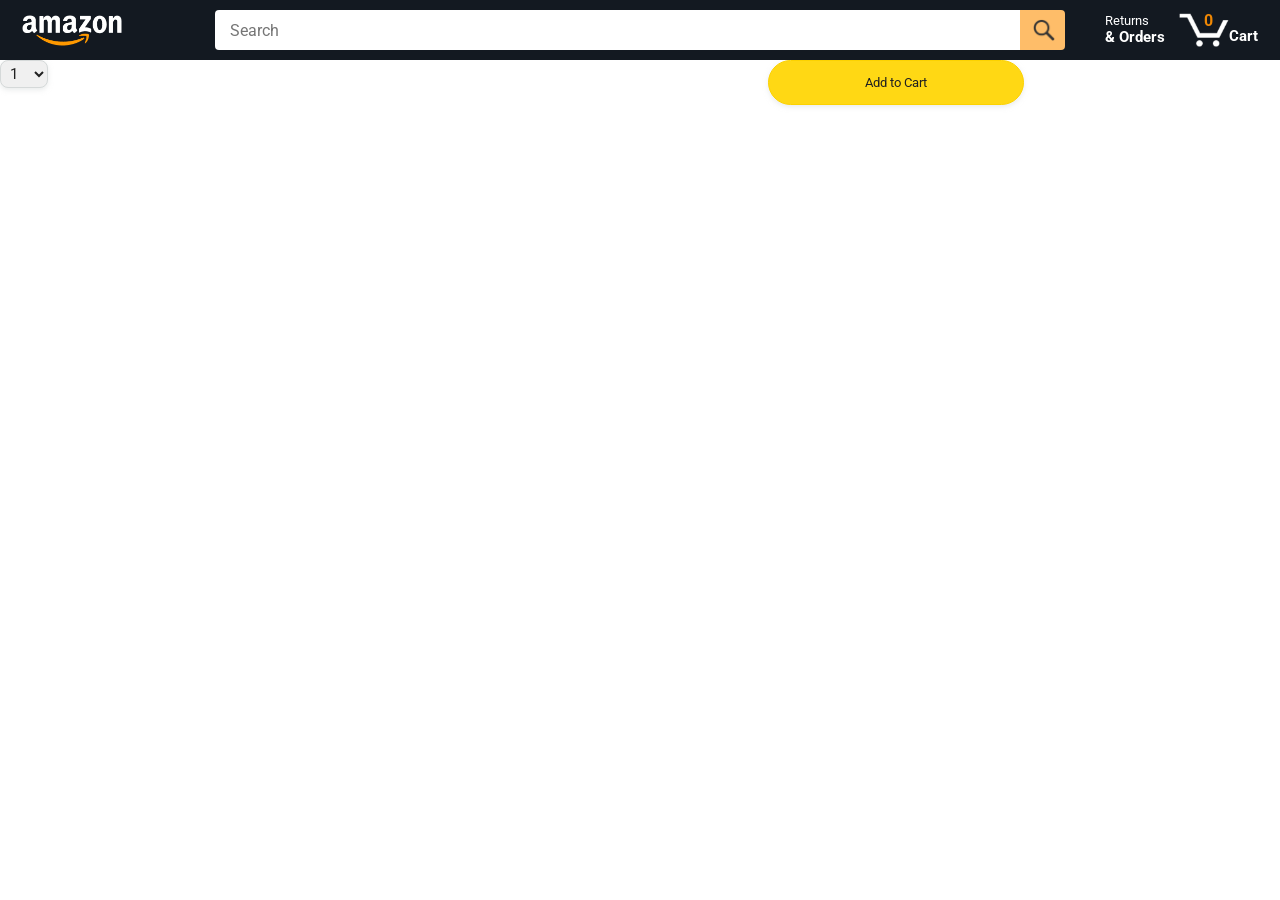
<file: javascript-amazon-project-main/amazon.html>
<!DOCTYPE html>
<html>
  <head>
    <title>Amazon Project</title>

    <!-- This code is needed for responsive design to work.
      (Responsive design = make the website look good on
      smaller screen sizes like a phone or a tablet). -->
    <meta name="viewport" content="width=device-width, initial-scale=1">

    <!-- Load a font called Roboto from Google Fonts. -->
    <link rel="preconnect" href="https://fonts.googleapis.com">
    <link rel="preconnect" href="https://fonts.gstatic.com" crossorigin>
    <link href="https://fonts.googleapis.com/css2?family=Roboto:wght@400;500;700&display=swap" rel="stylesheet">

    <!-- Here are the CSS files for this page. -->
    <link rel="stylesheet" href="styles/shared/general.css">
    <link rel="stylesheet" href="styles/shared/amazon-header.css">
    <link rel="stylesheet" href="styles/pages/amazon.css">
  </head>
  <body>
    <div class="amazon-header">
      <div class="amazon-header-left-section">
        <a href="amazon.html" class="header-link">
          <img class="amazon-logo"
            src="images/amazon-logo-white.png">
          <img class="amazon-mobile-logo"
            src="images/amazon-mobile-logo-white.png">
        </a>
      </div>

      <div class="amazon-header-middle-section">
        <input class="search-bar" type="text" placeholder="Search">

        <button class="search-button">
          <img class="search-icon" src="images/icons/search-icon.png">
        </button>
      </div>

      <div class="amazon-header-right-section">
        <a class="orders-link header-link" href="orders.html">
          <span class="returns-text">Returns</span>
          <span class="orders-text">& Orders</span>
        </a>

        <a class="cart-link header-link" href="checkout.html">
          <img class="cart-icon" src="images/icons/cart-icon.png">
          <div class="cart-quantity">0</div>
          <div class="cart-text">Cart</div>
        </a>
      </div>
    </div>
    
    <div class="main">
      <div class="products-grid">
          <div class="product-quantity-container">
            <select>
              <option selected value="1">1</option>
              <option value="2">2</option>
              <option value="3">3</option>
              <option value="4">4</option>
              <option value="5">5</option>
              <option value="6">6</option>
              <option value="7">7</option>
              <option value="8">8</option>
              <option value="9">9</option>
              <option value="10">10</option>
            </select>
          </div>

          <div class="product-spacer"></div>

          <div class="added-to-cart">
            <img src="images/icons/checkmark.png">
            Added
          </div>

          <button class="add-to-cart-button button-primary">
            Add to Cart
          </button>
        </div>
      </div>
    </div>

    <script type = "module" src="amazon.js"></script>
  </body>
</html>
</file>
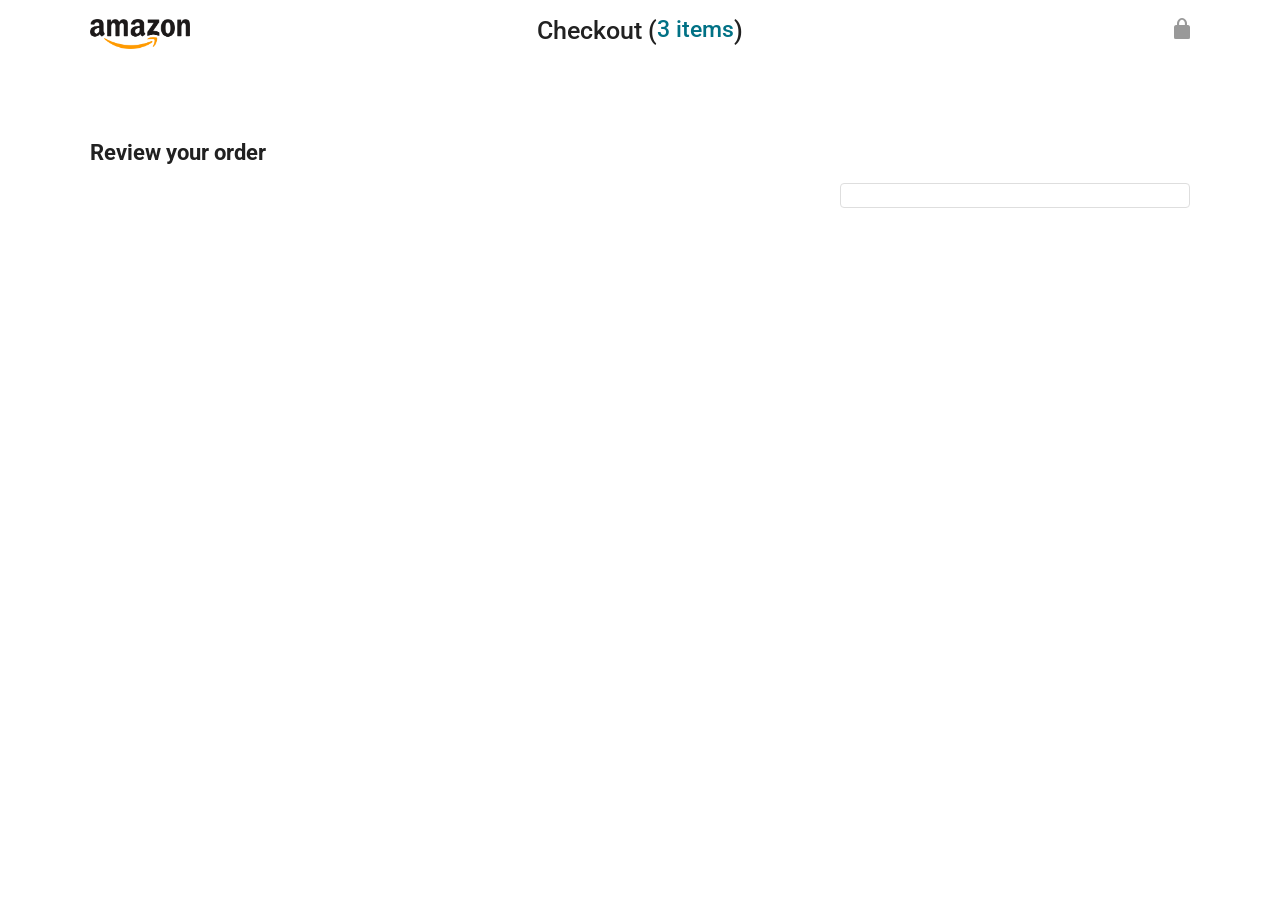
<file: javascript-amazon-project-main/checkout.html>
<!DOCTYPE html>
<html>
  <head>
    <title>Checkout</title>

    <!-- This code is needed for responsive design to work.
      (Responsive design = make the website look good on
      smaller screen sizes like a phone or a tablet). -->
    <meta name="viewport" content="width=device-width, initial-scale=1">

    <!-- Load a font called Roboto from Google Fonts. -->
    <link rel="preconnect" href="https://fonts.googleapis.com">
    <link rel="preconnect" href="https://fonts.gstatic.com" crossorigin>
    <link href="https://fonts.googleapis.com/css2?family=Roboto:wght@400;500;700&display=swap" rel="stylesheet">

    <!-- Here are the CSS files for this page. -->
    <link rel="stylesheet" href="styles/shared/general.css">
    <link rel="stylesheet" href="styles/pages/checkout/checkout-header.css">
    <link rel="stylesheet" href="styles/pages/checkout/checkout.css">
  </head>
  <body>
    <div class="checkout-header">
      <div class="header-content">
        <div class="checkout-header-left-section">
          <a href="amazon.html">
            <img class="amazon-logo" src="images/amazon-logo.png">
            <img class="amazon-mobile-logo" src="images/amazon-mobile-logo.png">
          </a>
        </div>

        <div class="checkout-header-middle-section">
          Checkout (<a class="return-to-home-link"
            href="amazon.html">3 items</a>)
        </div>

        <div class="checkout-header-right-section">
          <img src="images/icons/checkout-lock-icon.png">
        </div>
      </div>
    </div>

    <div class="main">
      <div class="page-title">Review your order</div>

      <div class="checkout-grid">
        <div class="order-summary">
        </div>

        <div class="payment-summary">
          
        </div>
      </div>
    </div>

    <script type = "module" src="checkout.js"></script>
  </body>
</html>
</file>
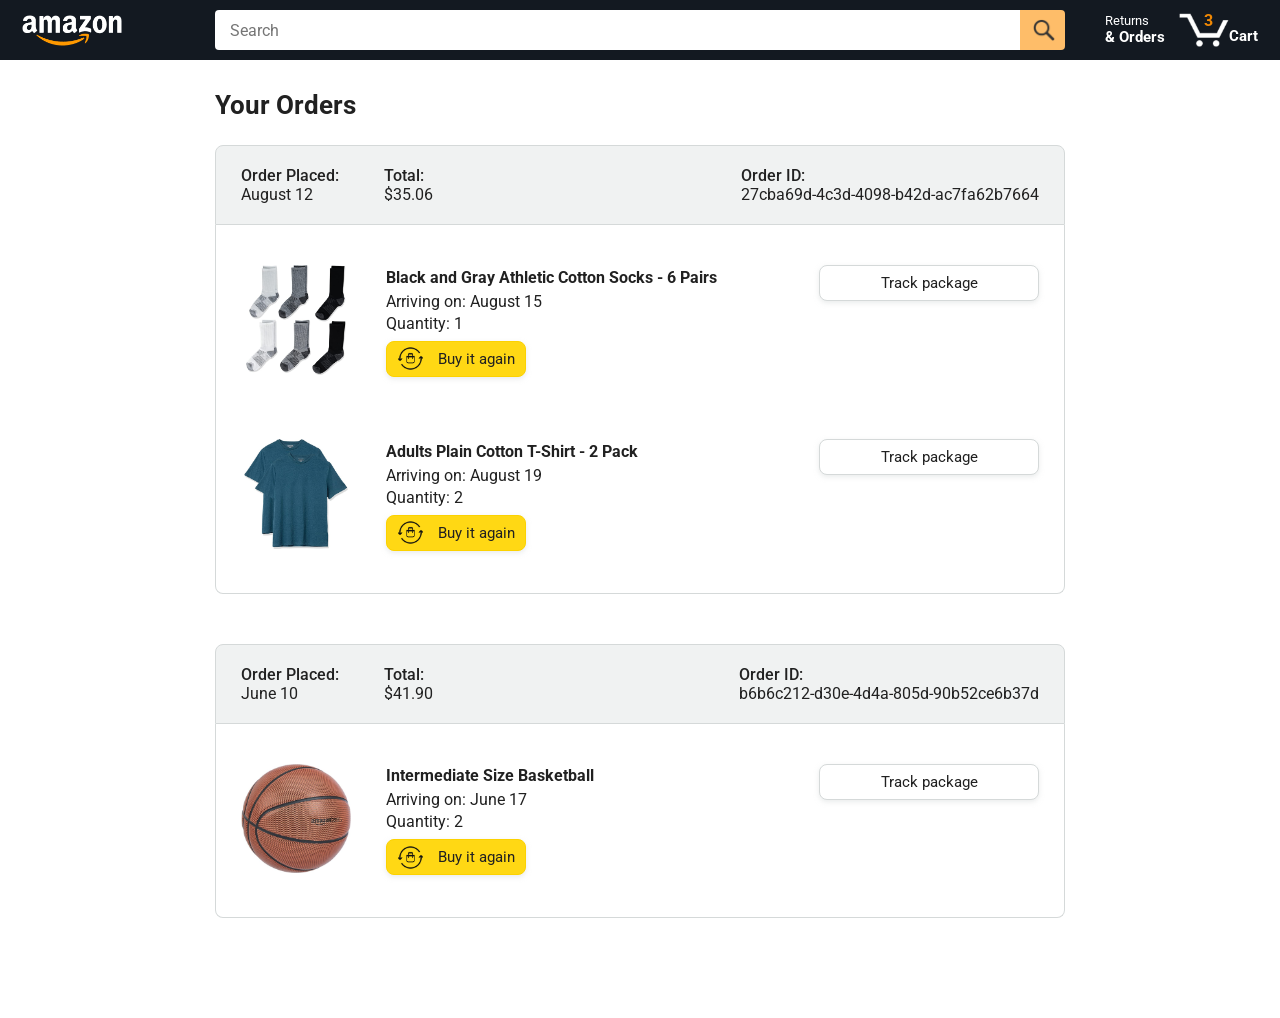
<file: javascript-amazon-project-main/orders.html>
<!DOCTYPE html>
<html>
  <head>
    <title>Orders</title>

    <!-- This code is needed for responsive design to work.
      (Responsive design = make the website look good on
      smaller screen sizes like a phone or a tablet). -->
    <meta name="viewport" content="width=device-width, initial-scale=1">

    <!-- Load a font called Roboto from Google Fonts. -->
    <link rel="preconnect" href="https://fonts.googleapis.com">
    <link rel="preconnect" href="https://fonts.gstatic.com" crossorigin>
    <link href="https://fonts.googleapis.com/css2?family=Roboto:wght@400;500;700&display=swap" rel="stylesheet">

    <!-- Here are the CSS files for this page. -->
    <link rel="stylesheet" href="styles/shared/general.css">
    <link rel="stylesheet" href="styles/shared/amazon-header.css">
    <link rel="stylesheet" href="styles/pages/orders.css">
  </head>
  <body>
    <div class="amazon-header">
      <div class="amazon-header-left-section">
        <a href="amazon.html" class="header-link">
          <img class="amazon-logo"
            src="images/amazon-logo-white.png">
          <img class="amazon-mobile-logo"
            src="images/amazon-mobile-logo-white.png">
        </a>
      </div>

      <div class="amazon-header-middle-section">
        <input class="search-bar" type="text" placeholder="Search">

        <button class="search-button">
          <img class="search-icon" src="images/icons/search-icon.png">
        </button>
      </div>

      <div class="amazon-header-right-section">
        <a class="orders-link header-link" href="orders.html">
          <span class="returns-text">Returns</span>
          <span class="orders-text">& Orders</span>
        </a>

        <a class="cart-link header-link" href="checkout.html">
          <img class="cart-icon" src="images/icons/cart-icon.png">
          <div class="cart-quantity">3</div>
          <div class="cart-text">Cart</div>
        </a>
      </div>
    </div>

    <div class="main">
      <div class="page-title">Your Orders</div>

      <div class="orders-grid">
        <div class="order-container">
          
          <div class="order-header">
            <div class="order-header-left-section">
              <div class="order-date">
                <div class="order-header-label">Order Placed:</div>
                <div>August 12</div>
              </div>
              <div class="order-total">
                <div class="order-header-label">Total:</div>
                <div>$35.06</div>
              </div>
            </div>

            <div class="order-header-right-section">
              <div class="order-header-label">Order ID:</div>
              <div>27cba69d-4c3d-4098-b42d-ac7fa62b7664</div>
            </div>
          </div>

          <div class="order-details-grid">
            <div class="product-image-container">
              <img src="images/products/athletic-cotton-socks-6-pairs.jpg">
            </div>

            <div class="product-details">
              <div class="product-name">
                Black and Gray Athletic Cotton Socks - 6 Pairs
              </div>
              <div class="product-delivery-date">
                Arriving on: August 15
              </div>
              <div class="product-quantity">
                Quantity: 1
              </div>
              <button class="buy-again-button button-primary">
                <img class="buy-again-icon" src="images/icons/buy-again.png">
                <span class="buy-again-message">Buy it again</span>
              </button>
            </div>

            <div class="product-actions">
              <a href="tracking.html">
                <button class="track-package-button button-secondary">
                  Track package
                </button>
              </a>
            </div>

            <div class="product-image-container">
              <img src="images/products/adults-plain-cotton-tshirt-2-pack-teal.jpg">
            </div>

            <div class="product-details">
              <div class="product-name">
                Adults Plain Cotton T-Shirt - 2 Pack
              </div>
              <div class="product-delivery-date">
                Arriving on: August 19
              </div>
              <div class="product-quantity">
                Quantity: 2
              </div>
              <button class="buy-again-button button-primary">
                <img class="buy-again-icon" src="images/icons/buy-again.png">
                <span class="buy-again-message">Buy it again</span>
              </button>
            </div>

            <div class="product-actions">
              <a href="tracking.html">
                <button class="track-package-button button-secondary">
                  Track package
                </button>
              </a>
            </div>
          </div>
        </div>

        <div class="order-container">

          <div class="order-header">
            <div class="order-header-left-section">
              <div class="order-date">
                <div class="order-header-label">Order Placed:</div>
                <div>June 10</div>
              </div>
              <div class="order-total">
                <div class="order-header-label">Total:</div>
                <div>$41.90</div>
              </div>
            </div>

            <div class="order-header-right-section">
              <div class="order-header-label">Order ID:</div>
              <div>b6b6c212-d30e-4d4a-805d-90b52ce6b37d</div>
            </div>
          </div>

          <div class="order-details-grid">
            <div class="product-image-container">
              <img src="images/products/intermediate-composite-basketball.jpg">
            </div>

            <div class="product-details">
              <div class="product-name">
                Intermediate Size Basketball
              </div>
              <div class="product-delivery-date">
                Arriving on: June 17
              </div>
              <div class="product-quantity">
                Quantity: 2
              </div>
              <button class="buy-again-button button-primary">
                <img class="buy-again-icon" src="images/icons/buy-again.png">
                <span class="buy-again-message">Buy it again</span>
              </button>
            </div>

            <div class="product-actions">
              <a href="tracking.html">
                <button class="track-package-button button-secondary">
                  Track package
                </button>
              </a>
            </div>
          </div>
        </div>
      </div>
    </div>
  </body>
</html>
</file>
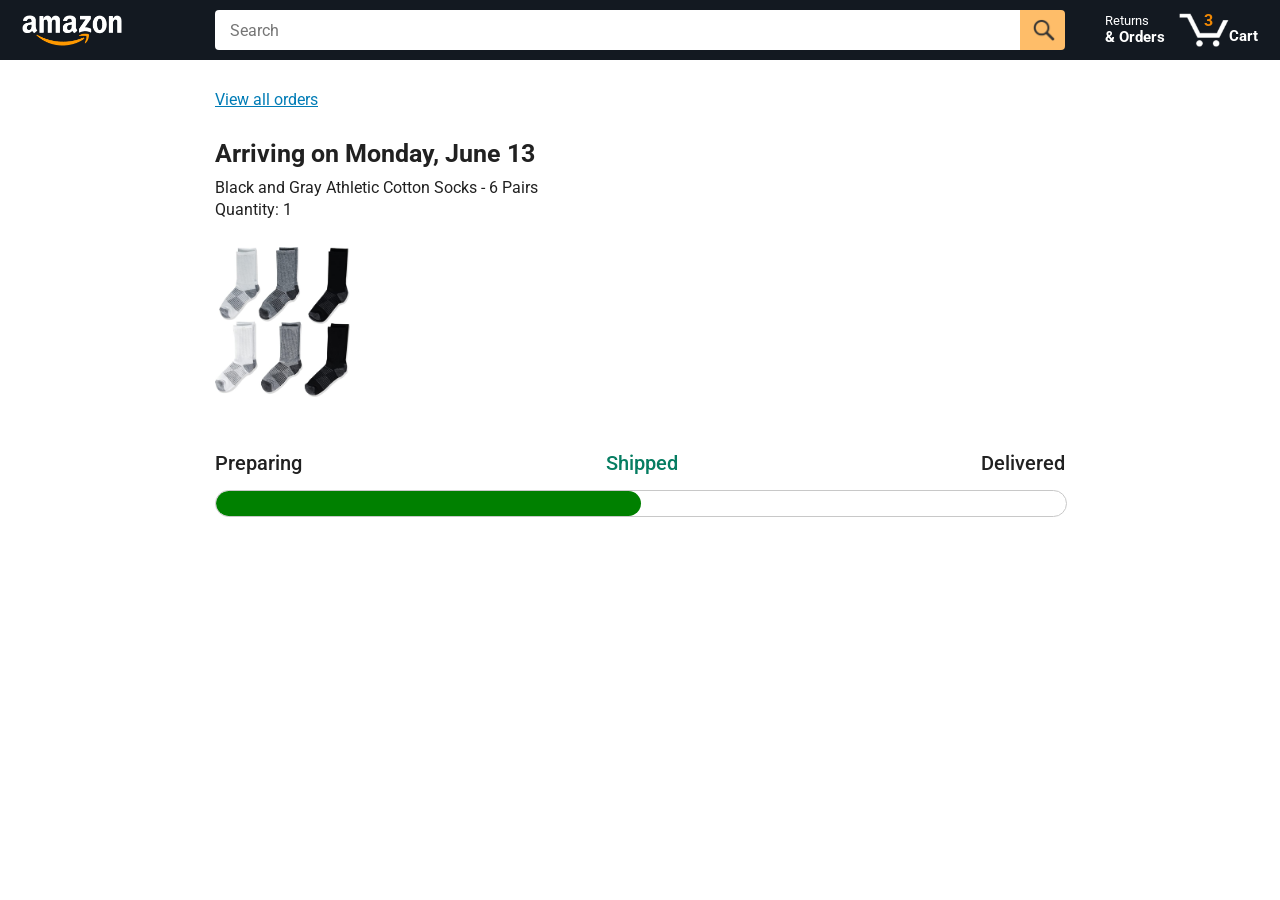
<file: javascript-amazon-project-main/tracking.html>
<!DOCTYPE html>
<html>
  <head>
    <title>Tracking</title>

    <!-- This code is needed for responsive design to work.
      (Responsive design = make the website look good on
      smaller screen sizes like a phone or a tablet). -->
    <meta name="viewport" content="width=device-width, initial-scale=1">

    <!-- Load a font called Roboto from Google Fonts. -->
    <link rel="preconnect" href="https://fonts.googleapis.com">
    <link rel="preconnect" href="https://fonts.gstatic.com" crossorigin>
    <link href="https://fonts.googleapis.com/css2?family=Roboto:wght@400;500;700&display=swap" rel="stylesheet">

    <!-- Here are the CSS files for this page. -->
    <link rel="stylesheet" href="styles/shared/general.css">
    <link rel="stylesheet" href="styles/shared/amazon-header.css">
    <link rel="stylesheet" href="styles/pages/tracking.css">
  </head>
  <body>
    <div class="amazon-header">
      <div class="amazon-header-left-section">
        <a href="amazon.html" class="header-link">
          <img class="amazon-logo"
            src="images/amazon-logo-white.png">
          <img class="amazon-mobile-logo"
            src="images/amazon-mobile-logo-white.png">
        </a>
      </div>

      <div class="amazon-header-middle-section">
        <input class="search-bar" type="text" placeholder="Search">

        <button class="search-button">
          <img class="search-icon" src="images/icons/search-icon.png">
        </button>
      </div>

      <div class="amazon-header-right-section">
        <a class="orders-link header-link" href="orders.html">
          <span class="returns-text">Returns</span>
          <span class="orders-text">& Orders</span>
        </a>

        <a class="cart-link header-link" href="checkout.html">
          <img class="cart-icon" src="images/icons/cart-icon.png">
          <div class="cart-quantity">3</div>
          <div class="cart-text">Cart</div>
        </a>
      </div>
    </div>

    <div class="main">
      <div class="order-tracking">
        <a class="back-to-orders-link link-primary" href="orders.html">
          View all orders
        </a>

        <div class="delivery-date">
          Arriving on Monday, June 13
        </div>

        <div class="product-info">
          Black and Gray Athletic Cotton Socks - 6 Pairs
        </div>

        <div class="product-info">
          Quantity: 1
        </div>

        <img class="product-image" src="images/products/athletic-cotton-socks-6-pairs.jpg">

        <div class="progress-labels-container">
          <div class="progress-label">
            Preparing
          </div>
          <div class="progress-label current-status">
            Shipped
          </div>
          <div class="progress-label">
            Delivered
          </div>
        </div>

        <div class="progress-bar-container">
          <div class="progress-bar"></div>
        </div>
      </div>
    </div>
  </body>
</html>
</file>
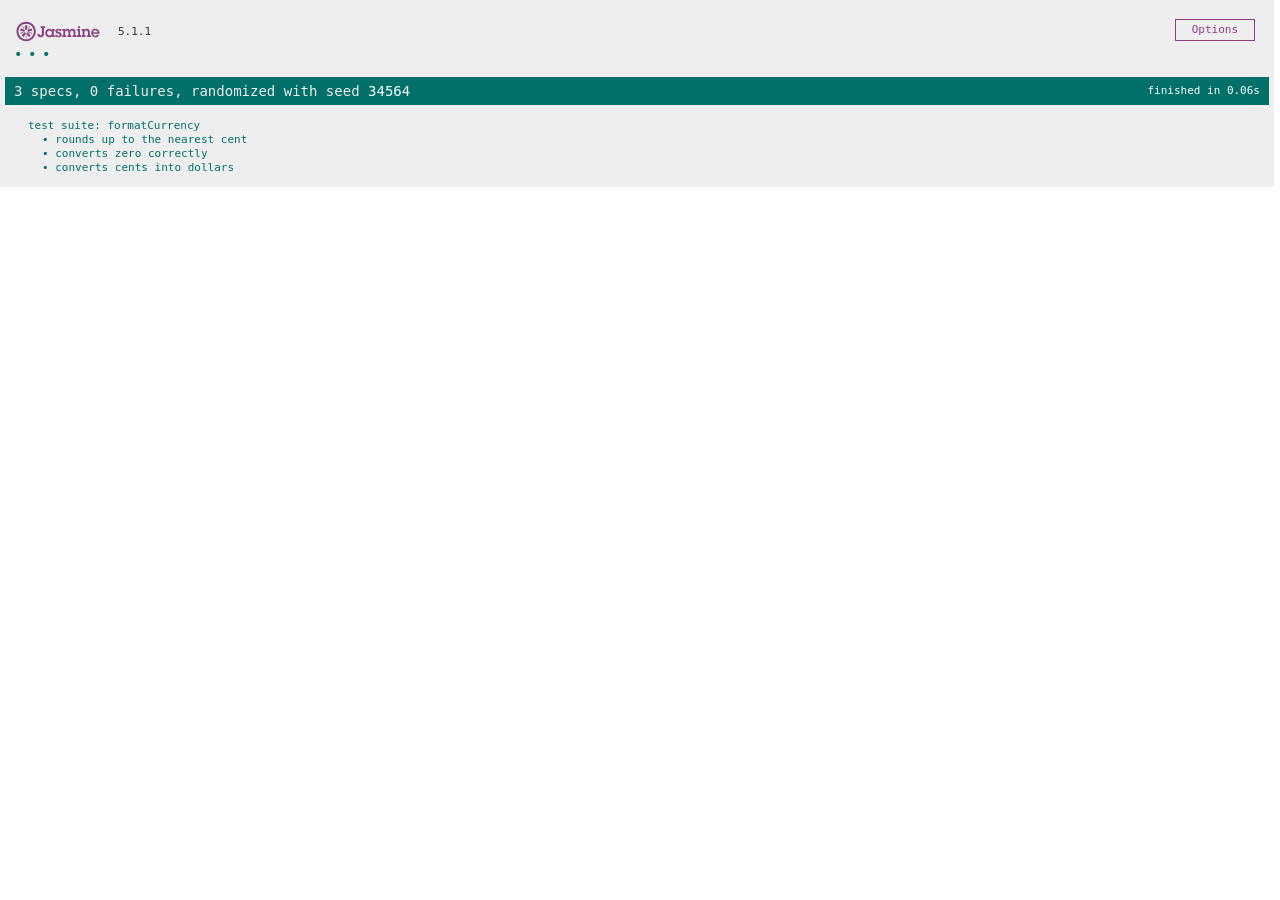
<file: javascript-amazon-project-main/jasmine-standalone-5.1.1/tests.html>
<!DOCTYPE html>
<html>
<head>
  <meta charset="utf-8">
  <title>Jasmine Spec Runner v5.1.1</title>

  <link rel="shortcut icon" type="image/png" href="lib/jasmine-5.1.1/jasmine_favicon.png">
  <link rel="stylesheet" href="lib/jasmine-5.1.1/jasmine.css">

  <script src="lib/jasmine-5.1.1/jasmine.js"></script>
  <script src="lib/jasmine-5.1.1/jasmine-html.js"></script>
  <script src="lib/jasmine-5.1.1/boot0.js"></script>
  <!-- optional: include a file here that configures the Jasmine env -->
  <script src="lib/jasmine-5.1.1/boot1.js"></script>
  <script src="moneyTest.js" type="module"></script>
</head>

<body>
</body>
</html>
</file>
<file: javascript-amazon-project-main/styles/shared/general.css>
body {
  font-family: Roboto, Arial;
  color: rgb(33, 33, 33);
  /* The <body> element has a default margin of 8px
     on all sides. This removes the default margins. */
  margin: 0;
}

/* <p> elements have a default margin on the top
   and bottom. This removes the default margins. */
p {
  margin: 0;
}

button {
  cursor: pointer;
}

select {
  cursor: pointer;
}

input, select, button {
  font-family: Roboto, Arial;
}

.button-primary {
  color: rgb(33, 33, 33);
  background-color: rgb(255, 216, 20);
  border: 1px solid rgb(252, 210, 0);
  border-radius: 8px;
  cursor: pointer;
  box-shadow: 0 2px 5px rgba(213, 217, 217, 0.5);
}

.button-primary:hover {
  background-color: rgb(247, 202, 0);
  border: 1px solid rgb(242, 194, 0);
}

.button-primary:active {
  background: rgb(255, 216, 20);
  border-color: rgb(252, 210, 0);
  box-shadow: none;
}

.button-secondary {
  color: rgb(33, 33, 33);
  background: white;
  border: 1px solid rgb(213, 217, 217);
  border-radius: 8px;
  cursor: pointer;
  box-shadow: 0 2px 5px rgba(213, 217, 217, 0.5);
}

.button-secondary:hover {
  background-color: rgb(247, 250, 250);
}

.button-secondary:active {
  background-color: rgb(237, 253, 255);
  box-shadow: none;
}

/* These styles will limit text to 2 lines. Anything
   beyond 2 lines will be replaced with "..."
   You can find this code by using an A.I. tool or by
   searching in Google.
   https://css-tricks.com/almanac/properties/l/line-clamp/ */
.limit-text-to-2-lines {
  display: -webkit-box;
  -webkit-line-clamp: 2;
  -webkit-box-orient: vertical;
  overflow: hidden;
}

.link-primary {
  color: rgb(1, 124, 182);
  cursor: pointer;
}

.link-primary:hover {
  color: rgb(196, 80, 0);
}

/* Styles for dropdown selectors. */
select {
  color: rgb(33, 33, 33);
  background-color: rgb(240, 240, 240);
  border: 1px solid rgb(213, 217, 217);
  border-radius: 8px;
  padding: 3px 5px;
  font-size: 15px;
  cursor: pointer;
  box-shadow: 0 2px 5px rgba(213, 217, 217, 0.5);
}

select:focus,
input:focus {
  outline: 2px solid rgb(255, 153, 0);
}
</file>
<file: javascript-amazon-project-main/styles/shared/amazon-header.css>
.amazon-header {
  background-color: rgb(19, 25, 33);
  color: white;
  padding-left: 15px;
  padding-right: 15px;

  display: flex;
  align-items: center;
  justify-content: space-between;

  position: fixed;
  top: 0;
  left: 0;
  right: 0;
  height: 60px;
}

.amazon-header-left-section {
  width: 180px;
}

@media (max-width: 800px) {
  .amazon-header-left-section {
    width: unset;
  }
}

.header-link {
  display: inline-block;
  padding: 6px;
  border-radius: 2px;
  cursor: pointer;
  text-decoration: none;
  border: 1px solid rgba(0, 0, 0, 0);
}

.header-link:hover {
  border: 1px solid white;
}

.amazon-logo {
  width: 100px;
  margin-top: 5px;
}

.amazon-mobile-logo {
  display: none;
}

@media (max-width: 575px) {
  .amazon-logo {
    display: none;
  }

  .amazon-mobile-logo {
    display: block;
    height: 35px;
    margin-top: 5px;
  }
}

.amazon-header-middle-section {
  flex: 1;
  max-width: 850px;
  margin-left: 10px;
  margin-right: 10px;
  display: flex;
}

.search-bar {
  flex: 1;
  width: 0;
  font-size: 16px;
  height: 38px;
  padding-left: 15px;
  border: none;
  border-top-left-radius: 4px;
  border-bottom-left-radius: 4px;
  border-top-right-radius: 0;
  border-bottom-right-radius: 0;
}

.search-button {
  background-color: rgb(254, 189, 105);
  border: none;
  width: 45px;
  height: 40px;
  border-top-right-radius: 4px;
  border-bottom-right-radius: 4px;
  flex-shrink: 0;
}

.search-icon {
  height: 22px;
  margin-left: 2px;
  margin-top: 3px;
}

.amazon-header-right-section {
  width: 180px;
  flex-shrink: 0;
  display: flex;
  justify-content: end;
}

.orders-link {
  color: white;
}

.returns-text {
  display: block;
  font-size: 13px;
}

.orders-text {
  display: block;
  font-size: 15px;
  font-weight: 700;
}

.cart-link {
  color: white;
  display: flex;
  align-items: center;
  position: relative;
}

.cart-icon {
  width: 50px;
}

.cart-text {
  margin-top: 12px;
  font-size: 15px;
  font-weight: 700;
}

.cart-quantity {
  color: rgb(240, 136, 4);
  font-size: 16px;
  font-weight: 700;

  position: absolute;
  top: 4px;
  left: 22px;
  
  width: 26px;
  text-align: center;
}
</file>
<file: javascript-amazon-project-main/styles/pages/amazon.css>
.main {
  margin-top: 60px;
}

.products-grid {
  display: grid;

  /* - In CSS Grid, 1fr means a column will take up the
       remaining space in the grid.
     - If we write 1fr 1fr ... 1fr; 8 times, this will
       divide the grid into 8 columns, each taking up an
       equal amount of the space.
     - repeat(8, 1fr); is a shortcut for repeating "1fr"
       8 times (instead of typing out "1fr" 8 times).
       repeat(...) is a special property that works with
       display: grid; */
  grid-template-columns: repeat(8, 1fr);
}

/* @media is used to create responsive design (making the
   website look good on any screen size). This @media
   means when the screen width is 2000px or less, we
   will divide the grid into 7 columns instead of 8. */
@media (max-width: 2000px) {
  .products-grid {
    grid-template-columns: repeat(7, 1fr);
  }
}

/* This @media means when the screen width is 1600px or
   less, we will divide the grid into 6 columns. */
@media (max-width: 1600px) {
  .products-grid {
    grid-template-columns: repeat(6, 1fr);
  }
}

@media (max-width: 1300px) {
  .products-grid {
    grid-template-columns: repeat(5, 1fr);
  }
}

@media (max-width: 1000px) {
  .products-grid {
    grid-template-columns: repeat(4, 1fr);
  }
}

@media (max-width: 800px) {
  .products-grid {
    grid-template-columns: repeat(3, 1fr);
  }
}

@media (max-width: 575px) {
  .products-grid {
    grid-template-columns: repeat(2, 1fr);
  }
}

@media (max-width: 450px) {
  .products-grid {
    grid-template-columns: 1fr;
  }
}

.product-container {
  padding-top: 40px;
  padding-bottom: 25px;
  padding-left: 25px;
  padding-right: 25px;

  border-right: 1px solid rgb(231, 231, 231);
  border-bottom: 1px solid rgb(231, 231, 231);

  display: flex;
  flex-direction: column;
}

.product-image-container {
  display: flex;
  justify-content: center;
  align-items: center;

  height: 180px;
  margin-bottom: 20px;
}

.product-image {
  /* Images will overflow their container by default. To
    prevent this, we set max-width and max-height to 100%
    so they stay inside their container. */
  max-width: 100%;
  max-height: 100%;
}

.product-name {
  height: 40px;
  margin-bottom: 5px;
}

.product-rating-container {
  display: flex;
  align-items: center;
  margin-bottom: 10px;
}

.product-rating-stars {
  width: 100px;
  margin-right: 6px;
}

.product-rating-count {
  color: rgb(1, 124, 182);
  cursor: pointer;
  margin-top: 3px;
}

.product-price {
  font-weight: 700;
  margin-bottom: 10px;
}

.product-quantity-container {
  margin-bottom: 17px;
}

.product-spacer {
  flex: 1;
}

.added-to-cart {
  color: rgb(6, 125, 98);
  font-size: 16px;

  display: flex;
  align-items: center;
  margin-bottom: 8px;

  /* At first, the "Added to cart" message will
     be invisible. Use JavaScript to change the
     opacity and make it visible. */
  opacity: 0;
}

.added-to-cart.added{
  opacity: 1;
}

.added-to-cart img {
  height: 20px;
  margin-right: 5px;
}

.add-to-cart-button {
  width: 100%;
  padding: 8px;
  border-radius: 50px;
}
</file>
<file: javascript-amazon-project-main/styles/pages/checkout/checkout-header.css>
.checkout-header {
  height: 60px;
  padding-left: 30px;
  padding-right: 30px;
  background-color: white;

  display: flex;
  justify-content: center;

  position: fixed;
  top: 0;
  left: 0;
  right: 0;
  z-index: 1000;
}

.header-content {
  width: 100%;
  max-width: 1100px;

  display: flex;
  align-items: center;
}

.checkout-header-left-section {
  width: 150px;
}

.amazon-logo {
  width: 100px;
  margin-top: 12px;
}

.amazon-mobile-logo {
  display: none;
}

/* @media is used to create responsive design (making the
   website look good on any screen size). This @media
   means when the screen width is 575px or less, different
   styles (inside the {...}) will be applied. */
@media (max-width: 575px) {
  .checkout-header-left-section {
    width: auto;
  }

  .amazon-logo {
    display: none;
  }

  .amazon-mobile-logo {
    display: inline-block;
    height: 35px;
    margin-top: 5px;
  }
}

.checkout-header-middle-section {
  flex: 1;
  flex-shrink: 0;
  text-align: center;

  font-size: 25px;
  font-weight: 500;

  display: flex;
  justify-content: center;
}

.return-to-home-link {
  color: rgb(0, 113, 133);
  font-size: 23px;
  text-decoration: none;
  cursor: pointer;
}

@media (max-width: 1000px) {
  .checkout-header-middle-section {
    font-size: 20px;
    margin-right: 60px;
  }

  .return-to-home-link {
    font-size: 18px;
  }
}

@media (max-width: 575px) {
  .checkout-header-middle-section {
    margin-right: 5px;
  }
}

.checkout-header-right-section {
  text-align: right;
  width: 150px;
}

@media (max-width: 1000px) {
  .checkout-header-right-section {
    width: auto;
  }
}
</file>
<file: javascript-amazon-project-main/styles/pages/checkout/checkout.css>
.main {
  max-width: 1100px;
  padding-left: 30px;
  padding-right: 30px;

  margin-top: 140px;
  margin-bottom: 100px;

  /* margin-left: auto;
     margin-right auto;
     Is a trick for centering an element horizontally
     without needing a container. */
  margin-left: auto;
  margin-right: auto;
}

.page-title {
  font-weight: 700;
  font-size: 22px;
  margin-bottom: 18px;
}

.checkout-grid {
  display: grid;
  /* Here, 1fr means the first column will take
     up the remaining space in the grid. */
  grid-template-columns: 1fr 350px;
  column-gap: 12px;

  /* Use align-items: start; to prevent the elements
     in the grid from stretching vertically. */
  align-items: start;
}

@media (max-width: 1000px) {
  .main {
    max-width: 500px;
  }

  .checkout-grid {
    grid-template-columns: 1fr;
  }
}

.cart-item-container,
.payment-summary {
  border: 1px solid rgb(222, 222, 222);
  border-radius: 4px;
  padding: 18px;
}

.cart-item-container {
  margin-bottom: 12px;
}

.payment-summary {
  padding-bottom: 5px;
}

@media (max-width: 1000px) {
  .payment-summary {
    /* grid-row: 1 means this element will be placed into row
      1 in the grid. (Normally, the row that an element is
      placed in is determined by the order of the elements in
      the HTML. grid-row overrides this default ordering). */
    grid-row: 1;
    margin-bottom: 12px;
  }
}

.delivery-date {
  color: rgb(0, 118, 0);
  font-weight: 700;
  font-size: 19px;
  margin-top: 5px;
  margin-bottom: 22px;
}

.cart-item-details-grid {
  display: grid;
  /* 100px 1fr 1fr; means the 2nd and 3rd column will
     take up half the remaining space in the grid
     (they will divide up the remaining space evenly). */
  grid-template-columns: 100px 1fr 1fr;
  column-gap: 25px;
}

@media (max-width: 1000px) {
  .cart-item-details-grid {
    grid-template-columns: 100px 1fr;
    row-gap: 30px;
  }
}

.product-image {
  max-width: 100%;
  max-height: 120px;

  /* margin-left: auto;
     margin-right auto;
     Is a trick for centering an element horizontally
     without needing a container. */
  margin-left: auto;
  margin-right: auto;
}

.product-name {
  font-weight: 700;
  margin-bottom: 8px;
}

.product-price {
  color: rgb(177, 39, 4);
  font-weight: 700;
  margin-bottom: 5px;
}

.product-quantity .link-primary {
  margin-left: 3px;
}

@media (max-width: 1000px) {
  .delivery-options {
    /* grid-column: 1 means this element will be placed
       in column 1 in the grid. (Normally, the column that
       an element is placed in is determined by the order
       of the elements in the HTML. grid-column overrides
       this default ordering).
       
       / span 2 means this element will take up 2 columns
       in the grid (Normally, each element takes up 1
       column in the grid). */
    grid-column: 1 / span 2;
  }
}

.delivery-options-title {
  font-weight: 700;
  margin-bottom: 10px;
}

.delivery-option {
  display: grid;
  grid-template-columns: 24px 1fr;
  margin-bottom: 12px;
  cursor: pointer;
}

.delivery-option-input {
  margin-left: 0px;
  cursor: pointer;
}

.delivery-option-date {
  color: rgb(0, 118, 0);
  font-weight: 500;
  margin-bottom: 3px;
}

.delivery-option-price {
  color: rgb(120, 120, 120);
  font-size: 15px;
}

.payment-summary-title {
  font-weight: 700;
  font-size: 18px;
  margin-bottom: 12px;
}

.payment-summary-row {
  display: grid;
  /* 1fr auto; means the width of the 2nd column will be
     determined by the elements inside the column (auto).
     The 1st column will take up the remaining space. */
  grid-template-columns: 1fr auto;

  font-size: 15px;
  margin-bottom: 9px;
}

.payment-summary-money {
  text-align: right;
}

.subtotal-row .payment-summary-money {
  border-top: 1px solid rgb(222, 222, 222);
}

.subtotal-row div {
  padding-top: 9px;
}

.total-row {
  color: rgb(177, 39, 4);
  font-weight: 700;
  font-size: 18px;

  border-top: 1px solid rgb(222, 222, 222);
  padding-top: 18px;
}

.place-order-button {
  width: 100%;
  padding-top: 12px;
  padding-bottom: 12px;
  border-radius: 8px;

  margin-top: 11px;
  margin-bottom: 15px;
}
</file>
<file: javascript-amazon-project-main/styles/pages/orders.css>
.main {
  max-width: 850px;
  margin-top: 90px;
  margin-bottom: 100px;
  padding-left: 20px;
  padding-right: 20px;

  /* margin-left: auto;
     margin-right auto;
     Is a trick for centering an element horizontally
     without needing a container. */
  margin-left: auto;
  margin-right: auto;
}

.page-title {
  font-weight: 700;
  font-size: 26px;
  margin-bottom: 25px;
}

.orders-grid {
  display: grid;
  grid-template-columns: 1fr;
  row-gap: 50px;
}

.order-header {
  background-color: rgb(240, 242, 242);
  border: 1px solid rgb(213, 217, 217);

  display: flex;
  align-items: center;
  justify-content: space-between;

  padding: 20px 25px;
  border-top-left-radius: 8px;
  border-top-right-radius: 8px;
}

.order-header-left-section {
  display: flex;
  flex-shrink: 0;
}

.order-header-label {
  font-weight: 500;
}

.order-date,
.order-total {
  margin-right: 45px;
}

.order-header-right-section {
  flex-shrink: 1;
}

@media (max-width: 575px) {
  .order-header {
    flex-direction: column;
    align-items: start;
    line-height: 23px;
    padding: 15px;
  }

  .order-header-left-section {
    flex-direction: column;
  }

  .order-header-label {
    margin-right: 5px;
  }

  .order-date,
  .order-total {
    display: grid;
    grid-template-columns: auto 1fr;
    margin-right: 0;
  }

  .order-header-right-section {
    display: grid;
    grid-template-columns: auto 1fr;
  }
}

.order-details-grid {
  padding: 40px 25px;
  border: 1px solid rgb(213, 217, 217);
  border-top: none;
  border-bottom-left-radius: 8px;
  border-bottom-right-radius: 8px;

  display: grid;
  grid-template-columns: 110px 1fr 220px;
  column-gap: 35px;
  row-gap: 60px;
  align-items: center;
}

@media (max-width: 800px) {
  .order-details-grid {
    grid-template-columns: 110px 1fr;
    row-gap: 0;
    padding-bottom: 8px;
  }
}

@media (max-width: 450px) {
  .order-details-grid {
    grid-template-columns: 1fr;
  }
}

.product-image-container {
  text-align: center;
}

.product-image-container img {
  max-width: 110px;
  max-height: 110px;
}

.product-name {
  font-weight: 700;
  margin-bottom: 5px;
}

.product-delivery-date {
  margin-bottom: 3px;
}

.product-quantity {
  margin-bottom: 8px;
}

.buy-again-button {
  font-size: 15px;
  width: 140px;
  height: 36px;
  border-radius: 8px;

  display: flex;
  align-items: center;
  justify-content: center;
}

.buy-again-icon {
  width: 25px;
  margin-right: 15px;
}

.product-actions {
  align-self: start;
}

.track-package-button {
  width: 100%;
  font-size: 15px;
  padding: 8px;
}

@media (max-width: 800px) {
  .buy-again-button {
    margin-bottom: 10px;
  }

  .product-actions {
    /* grid-column: 2 means this element will be placed
       in column 2 in the grid. (Normally, the column that
       an element is placed in is determined by the order
       of the elements in the HTML. grid-column overrides
       this default ordering). */
    grid-column: 2;
    margin-bottom: 30px;
  }

  .track-package-button {
    width: 140px;
  }
}

@media (max-width: 450px) {
  .product-image-container {
    text-align: center;
    margin-bottom: 25px;
  }

  .product-image-container img {
    max-width: 150px;
    max-height: 150px;
  }

  .product-name {
    margin-bottom: 10px;
  }

  .product-quantity {
    margin-bottom: 15px;
  }

  .buy-again-button {
    width: 100%;
    margin-bottom: 15px;
  }

  .product-actions {
    /* grid-column: auto; undos grid-column: 2; from above.
       This element will now be placed in its normal column
       in the grid. */
    grid-column: auto;
    margin-bottom: 70px;
  }

  .track-package-button {
    width: 100%;
    padding: 12px;
  }
}
</file>
<file: javascript-amazon-project-main/styles/pages/tracking.css>
.main {
  max-width: 850px;
  margin-top: 90px;
  margin-bottom: 100px;
  padding-left: 30px;
  padding-right: 30px;

  /* margin-left: auto;
     margin-right auto;
     Is a trick for centering an element horizontally
     without needing a container. */
  margin-left: auto;
  margin-right: auto;
}

.back-to-orders-link {
  display: inline-block;
  margin-bottom: 30px;
}

.delivery-date {
  font-size: 25px;
  font-weight: 700;
  margin-bottom: 10px;
}

.product-info {
  margin-bottom: 3px;
}

.product-image {
  max-width: 150px;
  max-height: 150px;
  margin-top: 25px;
  margin-bottom: 50px;
}

.progress-labels-container {
  display: flex;
  justify-content: space-between;
  font-size: 20px;
  font-weight: 500;
  margin-bottom: 15px;
}

.current-status {
  color: rgb(6, 125, 98);
}

@media (max-width: 575px) {
  .progress-labels-container {
    font-size: 16px;
  }
}

@media (max-width: 450px) {
  .progress-labels-container {
    flex-direction: column;
    margin-bottom: 5px;
  }

  .progress-label {
    margin-bottom: 3px;
  }
}

.progress-bar-container {
  height: 25px;
  width: 100%;

  border: 1px solid rgb(200, 200, 200);
  border-radius: 50px;
  overflow: hidden;
}

.progress-bar {
  height: 100%;
  background-color: green;
  border-radius: 50px;
  width: 50%;
}
</file>
<file: javascript-amazon-project-main/jasmine-standalone-5.1.1/lib/jasmine-5.1.1/jasmine.css>
@charset "UTF-8";
body {
  overflow-y: scroll;
}

.jasmine_html-reporter {
  width: 100%;
  background-color: #eee;
  padding: 5px;
  margin: -8px;
  font-size: 11px;
  font-family: Monaco, "Lucida Console", monospace;
  line-height: 14px;
  color: #333;
}
.jasmine_html-reporter a {
  text-decoration: none;
}
.jasmine_html-reporter a:hover {
  text-decoration: underline;
}
.jasmine_html-reporter p, .jasmine_html-reporter h1, .jasmine_html-reporter h2, .jasmine_html-reporter h3, .jasmine_html-reporter h4, .jasmine_html-reporter h5, .jasmine_html-reporter h6 {
  margin: 0;
  line-height: 14px;
}
.jasmine_html-reporter .jasmine-banner,
.jasmine_html-reporter .jasmine-symbol-summary,
.jasmine_html-reporter .jasmine-summary,
.jasmine_html-reporter .jasmine-result-message,
.jasmine_html-reporter .jasmine-spec .jasmine-description,
.jasmine_html-reporter .jasmine-spec-detail .jasmine-description,
.jasmine_html-reporter .jasmine-alert .jasmine-bar,
.jasmine_html-reporter .jasmine-stack-trace {
  padding-left: 9px;
  padding-right: 9px;
}
.jasmine_html-reporter .jasmine-banner {
  position: relative;
}
.jasmine_html-reporter .jasmine-banner .jasmine-title {
  background: url("[data-uri]") no-repeat;
  background: url("[data-uri]") no-repeat, none;
  background-size: 100%;
  display: block;
  float: left;
  width: 90px;
  height: 25px;
}
.jasmine_html-reporter .jasmine-banner .jasmine-version {
  margin-left: 14px;
  position: relative;
  top: 6px;
}
.jasmine_html-reporter #jasmine_content {
  position: fixed;
  right: 100%;
}
.jasmine_html-reporter .jasmine-banner {
  margin-top: 14px;
}
.jasmine_html-reporter .jasmine-duration {
  color: #fff;
  float: right;
  line-height: 28px;
  padding-right: 9px;
}
.jasmine_html-reporter .jasmine-symbol-summary {
  overflow: hidden;
  margin: 14px 0;
}
.jasmine_html-reporter .jasmine-symbol-summary li {
  display: inline-block;
  height: 10px;
  width: 14px;
  font-size: 16px;
}
.jasmine_html-reporter .jasmine-symbol-summary li.jasmine-passed {
  font-size: 14px;
}
.jasmine_html-reporter .jasmine-symbol-summary li.jasmine-passed:before {
  color: #007069;
  content: "•";
}
.jasmine_html-reporter .jasmine-symbol-summary li.jasmine-failed {
  line-height: 9px;
}
.jasmine_html-reporter .jasmine-symbol-summary li.jasmine-failed:before {
  color: #ca3a11;
  content: "×";
  font-weight: bold;
  margin-left: -1px;
}
.jasmine_html-reporter .jasmine-symbol-summary li.jasmine-excluded {
  font-size: 14px;
}
.jasmine_html-reporter .jasmine-symbol-summary li.jasmine-excluded:before {
  color: #bababa;
  content: "•";
}
.jasmine_html-reporter .jasmine-symbol-summary li.jasmine-excluded-no-display {
  font-size: 14px;
  display: none;
}
.jasmine_html-reporter .jasmine-symbol-summary li.jasmine-pending {
  line-height: 17px;
}
.jasmine_html-reporter .jasmine-symbol-summary li.jasmine-pending:before {
  color: #ba9d37;
  content: "*";
}
.jasmine_html-reporter .jasmine-symbol-summary li.jasmine-empty {
  font-size: 14px;
}
.jasmine_html-reporter .jasmine-symbol-summary li.jasmine-empty:before {
  color: #ba9d37;
  content: "•";
}
.jasmine_html-reporter .jasmine-run-options {
  float: right;
  margin-right: 5px;
  border: 1px solid #8a4182;
  color: #8a4182;
  position: relative;
  line-height: 20px;
}
.jasmine_html-reporter .jasmine-run-options .jasmine-trigger {
  cursor: pointer;
  padding: 8px 16px;
}
.jasmine_html-reporter .jasmine-run-options .jasmine-payload {
  position: absolute;
  display: none;
  right: -1px;
  border: 1px solid #8a4182;
  background-color: #eee;
  white-space: nowrap;
  padding: 4px 8px;
}
.jasmine_html-reporter .jasmine-run-options .jasmine-payload.jasmine-open {
  display: block;
}
.jasmine_html-reporter .jasmine-bar {
  line-height: 28px;
  font-size: 14px;
  display: block;
  color: #eee;
}
.jasmine_html-reporter .jasmine-bar.jasmine-failed, .jasmine_html-reporter .jasmine-bar.jasmine-errored {
  background-color: #ca3a11;
  border-bottom: 1px solid #eee;
}
.jasmine_html-reporter .jasmine-bar.jasmine-passed {
  background-color: #007069;
}
.jasmine_html-reporter .jasmine-bar.jasmine-incomplete {
  background-color: #bababa;
}
.jasmine_html-reporter .jasmine-bar.jasmine-skipped {
  background-color: #bababa;
}
.jasmine_html-reporter .jasmine-bar.jasmine-warning {
  margin-top: 14px;
  margin-bottom: 14px;
  background-color: #ba9d37;
  color: #333;
}
.jasmine_html-reporter .jasmine-bar.jasmine-menu {
  background-color: #fff;
  color: #000;
}
.jasmine_html-reporter .jasmine-bar.jasmine-menu a {
  color: blue;
  text-decoration: underline;
}
.jasmine_html-reporter .jasmine-bar a {
  color: white;
}
.jasmine_html-reporter.jasmine-spec-list .jasmine-bar.jasmine-menu.jasmine-failure-list,
.jasmine_html-reporter.jasmine-spec-list .jasmine-results .jasmine-failures {
  display: none;
}
.jasmine_html-reporter.jasmine-failure-list .jasmine-bar.jasmine-menu.jasmine-spec-list,
.jasmine_html-reporter.jasmine-failure-list .jasmine-summary {
  display: none;
}
.jasmine_html-reporter .jasmine-results {
  margin-top: 14px;
}
.jasmine_html-reporter .jasmine-summary {
  margin-top: 14px;
}
.jasmine_html-reporter .jasmine-summary ul {
  list-style-type: none;
  margin-left: 14px;
  padding-top: 0;
  padding-left: 0;
}
.jasmine_html-reporter .jasmine-summary ul.jasmine-suite {
  margin-top: 7px;
  margin-bottom: 7px;
}
.jasmine_html-reporter .jasmine-summary li.jasmine-passed a {
  color: #007069;
}
.jasmine_html-reporter .jasmine-summary li.jasmine-failed a {
  color: #ca3a11;
}
.jasmine_html-reporter .jasmine-summary li.jasmine-empty a {
  color: #ba9d37;
}
.jasmine_html-reporter .jasmine-summary li.jasmine-pending a {
  color: #ba9d37;
}
.jasmine_html-reporter .jasmine-summary li.jasmine-excluded a {
  color: #bababa;
}
.jasmine_html-reporter .jasmine-specs li.jasmine-passed a:before {
  content: "• ";
}
.jasmine_html-reporter .jasmine-specs li.jasmine-failed a:before {
  content: "× ";
}
.jasmine_html-reporter .jasmine-specs li.jasmine-empty a:before {
  content: "* ";
}
.jasmine_html-reporter .jasmine-specs li.jasmine-pending a:before {
  content: "• ";
}
.jasmine_html-reporter .jasmine-specs li.jasmine-excluded a:before {
  content: "• ";
}
.jasmine_html-reporter .jasmine-description + .jasmine-suite {
  margin-top: 0;
}
.jasmine_html-reporter .jasmine-suite {
  margin-top: 14px;
}
.jasmine_html-reporter .jasmine-suite a {
  color: #333;
}
.jasmine_html-reporter .jasmine-failures .jasmine-spec-detail {
  margin-bottom: 28px;
}
.jasmine_html-reporter .jasmine-failures .jasmine-spec-detail .jasmine-description {
  background-color: #ca3a11;
  color: white;
}
.jasmine_html-reporter .jasmine-failures .jasmine-spec-detail .jasmine-description a {
  color: white;
}
.jasmine_html-reporter .jasmine-result-message {
  padding-top: 14px;
  color: #333;
  white-space: pre-wrap;
}
.jasmine_html-reporter .jasmine-result-message span.jasmine-result {
  display: block;
}
.jasmine_html-reporter .jasmine-stack-trace {
  margin: 5px 0 0 0;
  max-height: 224px;
  overflow: auto;
  line-height: 18px;
  color: #666;
  border: 1px solid #ddd;
  background: white;
  white-space: pre;
}
.jasmine_html-reporter .jasmine-expander a {
  display: block;
  margin-left: 14px;
  color: blue;
  text-decoration: underline;
}
.jasmine_html-reporter .jasmine-expander-contents {
  display: none;
}
.jasmine_html-reporter .jasmine-expanded {
  padding-bottom: 10px;
}
.jasmine_html-reporter .jasmine-expanded .jasmine-expander-contents {
  display: block;
  margin-left: 14px;
  padding: 5px;
}
.jasmine_html-reporter .jasmine-debug-log {
  margin: 5px 0 0 0;
  padding: 5px;
  color: #666;
  border: 1px solid #ddd;
  background: white;
}
.jasmine_html-reporter .jasmine-debug-log table {
  border-spacing: 0;
}
.jasmine_html-reporter .jasmine-debug-log table, .jasmine_html-reporter .jasmine-debug-log th, .jasmine_html-reporter .jasmine-debug-log td {
  border: 1px solid #ddd;
}
</file>
